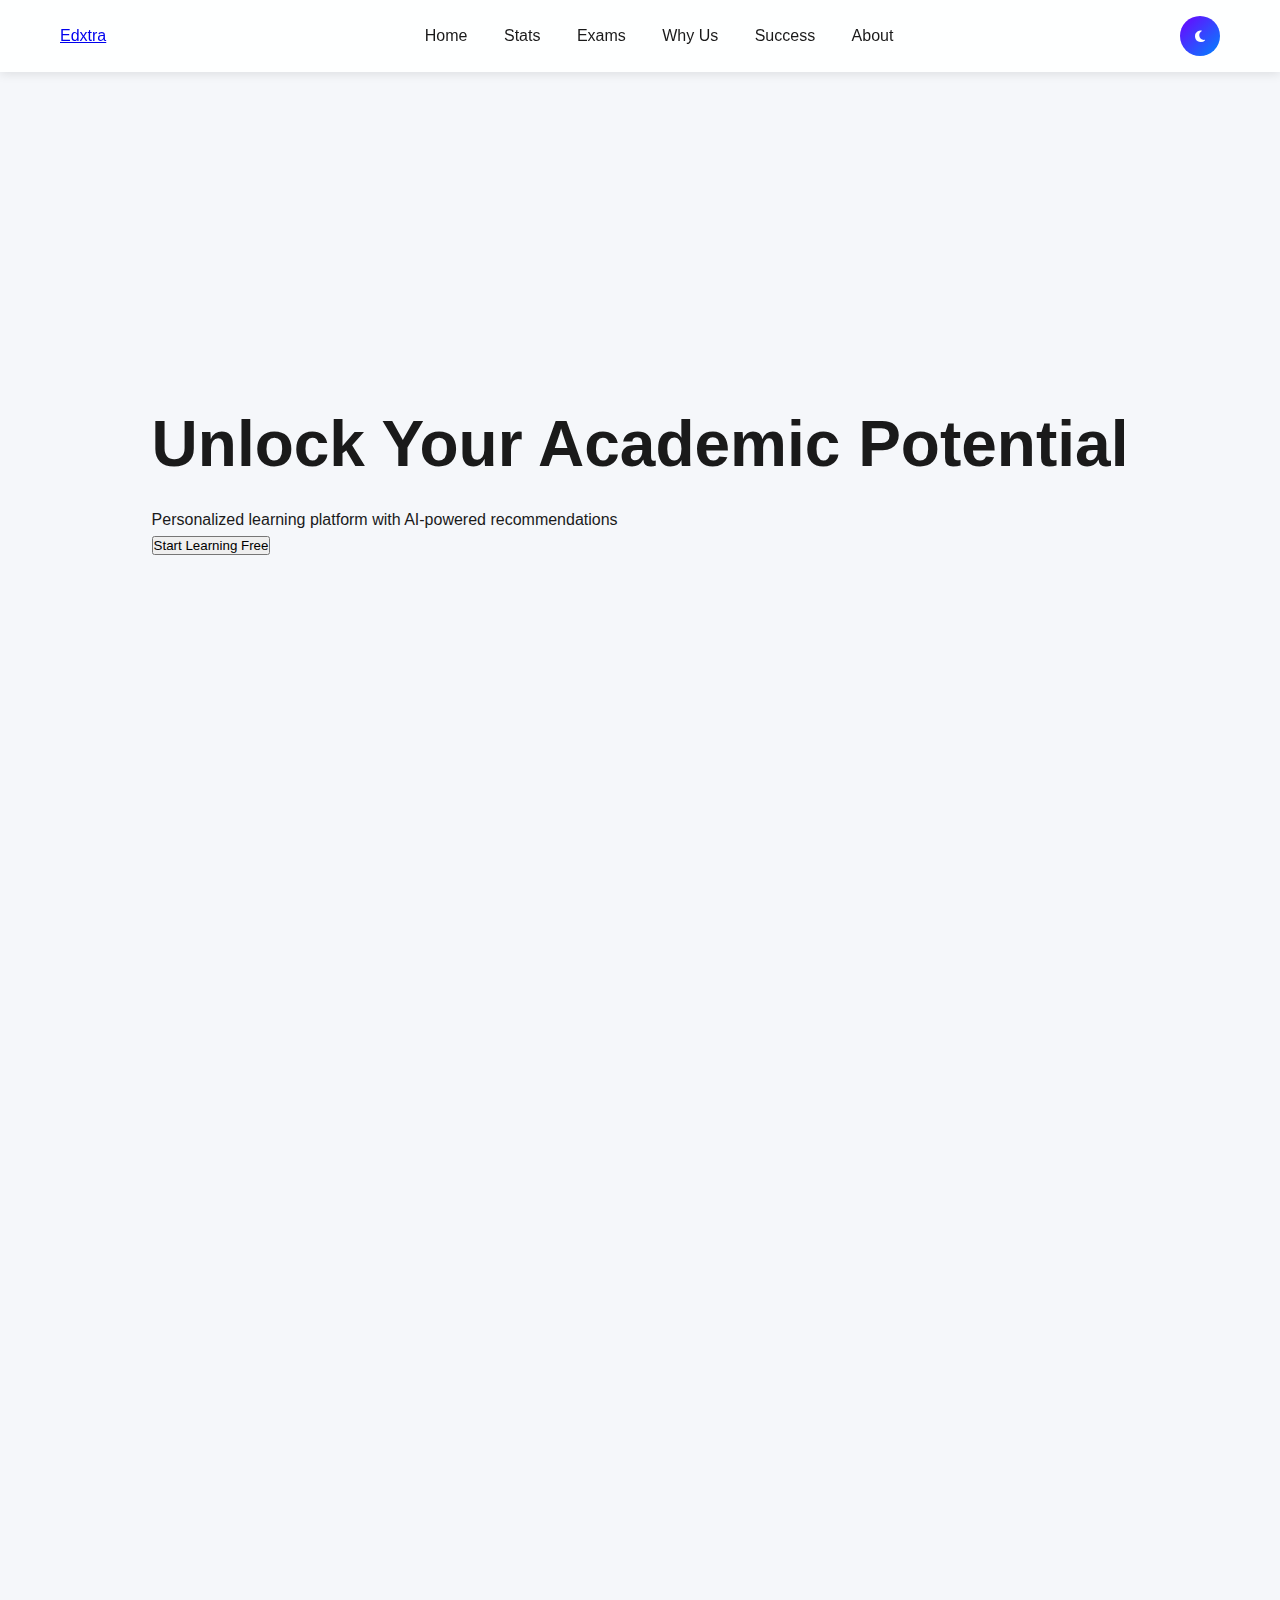
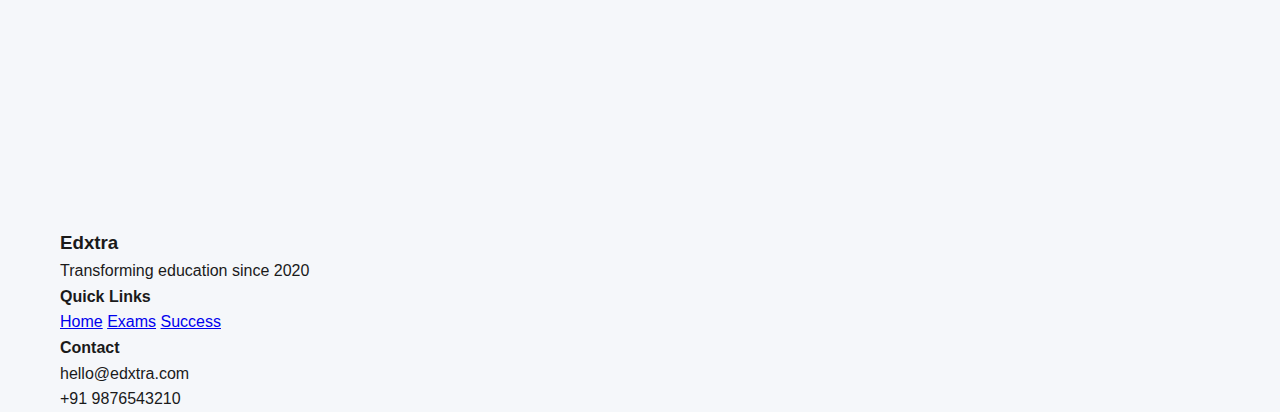
<file: index.html>
<!DOCTYPE html>
<html lang="en">
<head>
    <meta charset="UTF-8">
    <meta name="viewport" content="width=device-width, initial-scale=1.0">
    <title>Edxtra - Transform Your Learning Experience</title>
    <link rel="stylesheet" href="styles.css">
    <link rel="stylesheet" href="https://cdnjs.cloudflare.com/ajax/libs/font-awesome/6.4.0/css/all.min.css">
</head>
<body>
    <nav class="navbar">
        <div class="container">
            <a href="#" class="logo">Edxtra</a>
            <div class="nav-links">
                <a href="#hero">Home</a>
                <a href="#stats">Stats</a>
                <a href="#exams">Exams</a>
                <a href="#why">Why Us</a>
                <a href="#success">Success</a>
                <a href="#about">About</a>
            </div>
            <button id="theme-toggle" class="theme-toggle">
                <i class="fas fa-moon"></i>
            </button>
        </div>
    </nav>

    <section id="hero" class="hero">
        <div class="container">
            <div class="hero-content">
                <h1 class="animate-slide-up">Unlock Your <span class="gradient-text">Academic Potential</span></h1>
                <p class="animate-slide-up">Personalized learning platform with AI-powered recommendations</p>
                <button class="cta-btn animate-fade-in">Start Learning Free</button>
            </div>
            <div class="hero-blobs">
                <div class="blob"></div>
                <div class="blob"></div>
            </div>
        </div>
    </section>

    <section id="stats" class="stats">
        <div class="container">
            <div class="stats-grid">
                <div class="stat-card animate-on-scroll">
                    <h3>1M+</h3>
                    <p>Students Empowered</p>
                    <i class="fas fa-users"></i>
                </div>
                <div class="stat-card animate-on-scroll">
                    <h3>95%</h3>
                    <p>Success Rate</p>
                    <i class="fas fa-trophy"></i>
                </div>
                <div class="stat-card animate-on-scroll">
                    <h3>50+</h3>
                    <p>Expert Educators</p>
                    <i class="fas fa-chalkboard-user"></i>
                </div>
            </div>
        </div>
    </section>

    <section id="exams" class="exams">
        <div class="container">
            <h2 class="section-title animate-on-scroll">Featured Exams</h2>
            <div class="exams-grid">
                <!-- Repeat this card 6 times with different content -->
                <div class="exam-card animate-on-scroll">
                    <div class="exam-logo">
                        <i class="fas fa-university"></i>
                    </div>
                    <h3>JEE Mains 2024</h3>
                    <p>National Testing Agency</p>
                    <button class="exam-btn">Explore</button>
                </div>
                <!-- Add other exam cards -->
            </div>
        </div>
    </section>

    <section class="community">
        <div class="container">
            <div class="community-content animate-on-scroll">
                <h2>Join Our WhatsApp Community</h2>
                <p>Get daily updates, study materials, and expert guidance</p>
                <button class="cta-btn whatsapp-btn">
                    <i class="fab fa-whatsapp"></i> Join Now
                </button>
            </div>
        </div>
    </section>

    <section id="products" class="products">
        <div class="container">
            <h2 class="section-title animate-on-scroll">From the House of Edxtra</h2>
            <div class="products-grid">
                <div class="product-card animate-on-scroll">
                    <h3>Edxtra Junior</h3>
                    <p>For 6th-10th Students</p>
                    <div class="product-icon">
                        <i class="fas fa-book-open"></i>
                    </div>
                </div>
                <!-- Add other product cards -->
            </div>
        </div>
    </section>

    <section id="success" class="testimonials">
        <div class="container">
            <h2 class="section-title animate-on-scroll">Success Stories</h2>
            <div class="testimonials-grid">
                <div class="testimonial-card animate-on-scroll">
                    <div class="quote-icon">
                        <i class="fas fa-quote-left"></i>
                    </div>
                    <p>"Edxtra helped me crack NEET with AIR 243!"</p>
                    <h4>- Rohan Sharma</h4>
                </div>
                <!-- Add other testimonials -->
            </div>
        </div>
    </section>

    <section id="why" class="why">
        <div class="container">
            <h2 class="section-title animate-on-scroll">Why Choose Edxtra?</h2>
            <div class="why-grid">
                <div class="why-card animate-on-scroll">
                    <div class="why-icon">
                        <i class="fas fa-brain"></i>
                    </div>
                    <h3>AI-Powered Learning</h3>
                    <p>Adaptive learning paths based on your performance</p>
                </div>
                <!-- Add other why cards -->
            </div>
        </div>
    </section>

    <footer id="about" class="footer">
        <div class="container">
            <div class="footer-grid">
                <div class="footer-col">
                    <h3>Edxtra</h3>
                    <p>Transforming education since 2020</p>
                </div>
                <div class="footer-col">
                    <h4>Quick Links</h4>
                    <a href="#hero">Home</a>
                    <a href="#exams">Exams</a>
                    <a href="#success">Success</a>
                </div>
                <div class="footer-col">
                    <h4>Contact</h4>
                    <p>hello@edxtra.com</p>
                    <p>+91 9876543210</p>
                </div>
            </div>
        </div>
    </footer>

    <script src="script.js"></script>
</body>
</html>
</file>
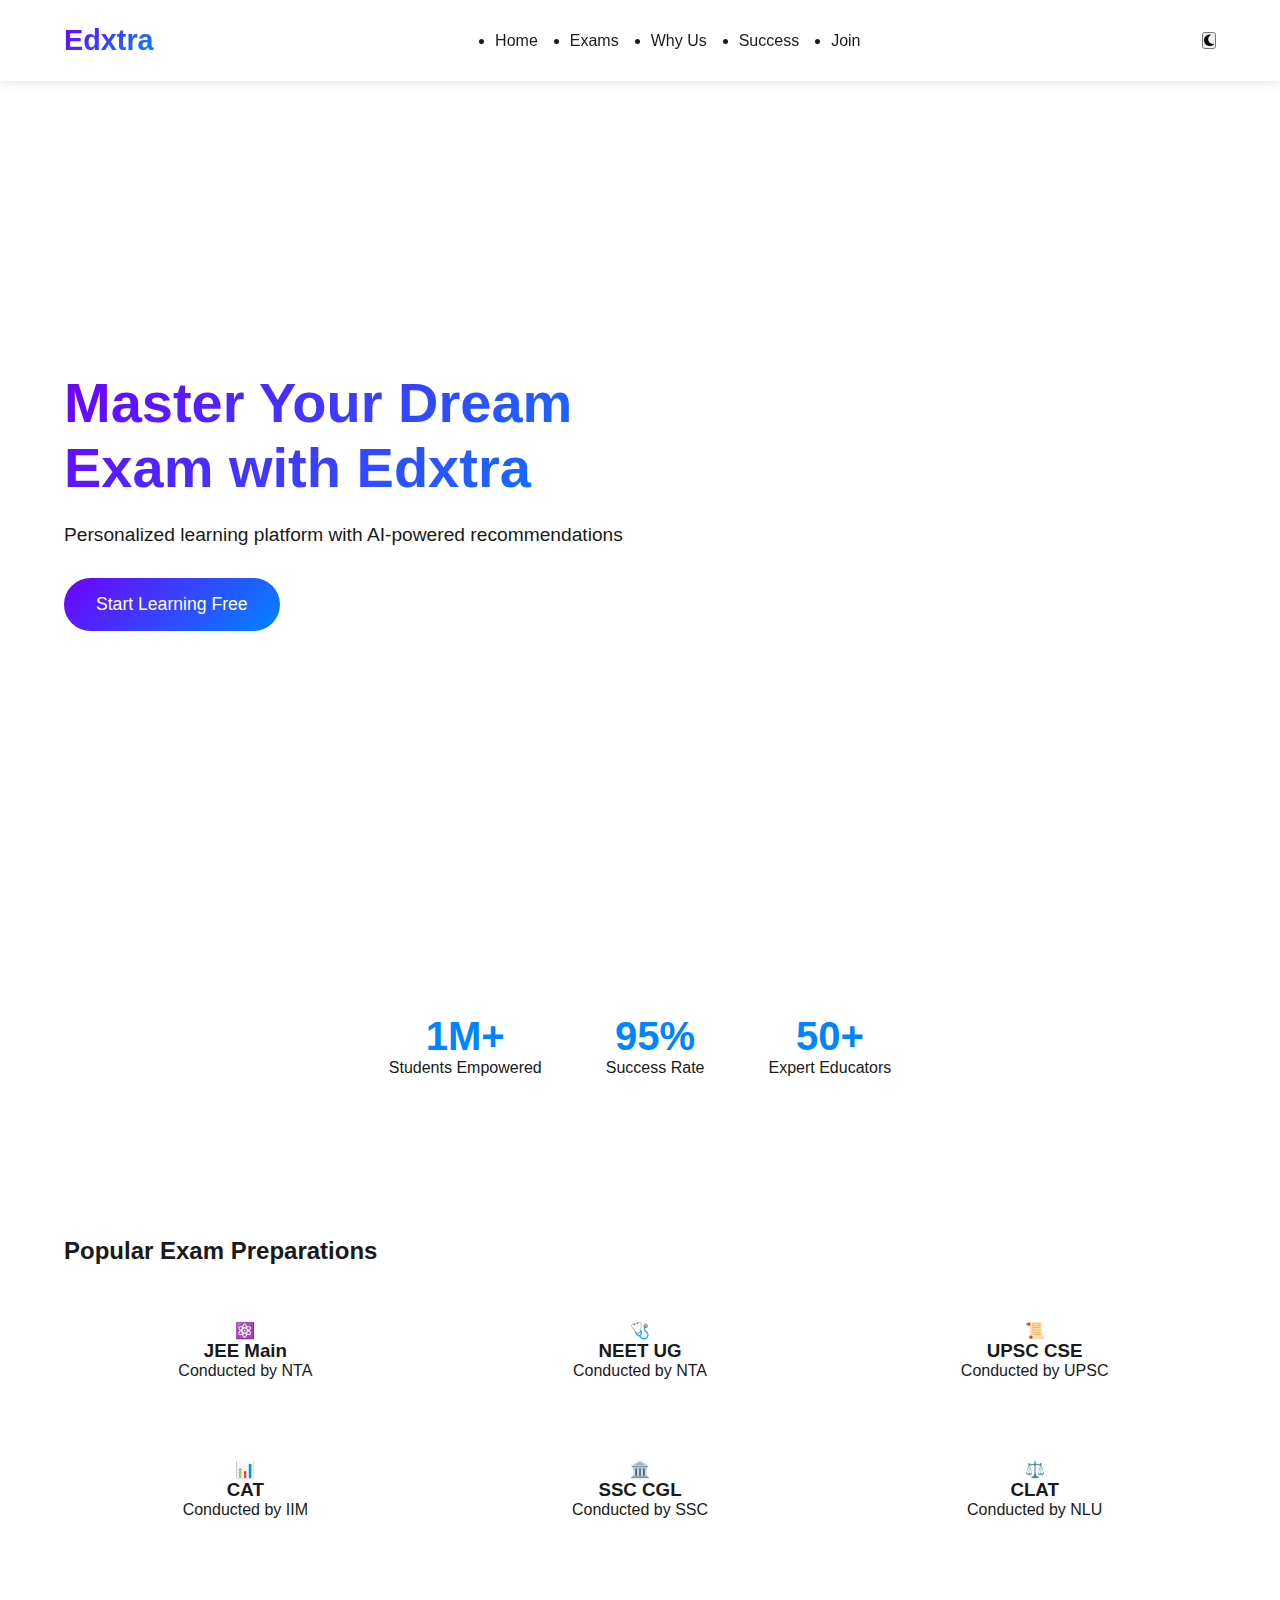
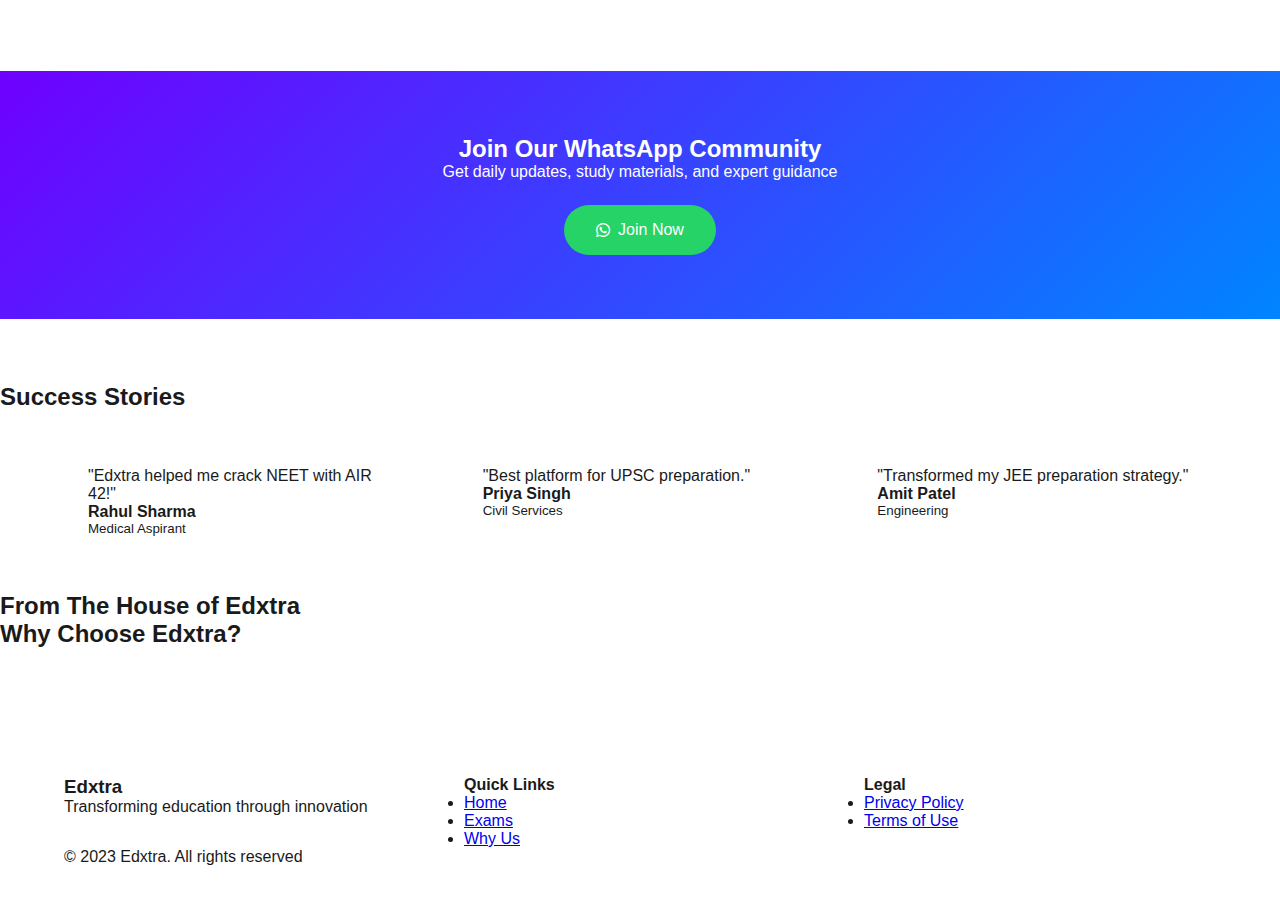
<file: index2.html>
i<!DOCTYPE html>
<html lang="en">
<head>
    <meta charset="UTF-8">
    <meta name="viewport" content="width=device-width, initial-scale=1.0">
    <title>Edxtra - Transform Your Learning Experience</title>
    <link rel="stylesheet" href="styles2.css">
    <link rel="stylesheet" href="https://cdnjs.cloudflare.com/ajax/libs/font-awesome/6.4.0/css/all.min.css">
</head>
<body>
    <header>
        <nav>
            <div class="logo">Edxtra</div>
            <ul class="nav-links">
                <li><a href="#hero">Home</a></li>
                <li><a href="#exams">Exams</a></li>
                <li><a href="#why">Why Us</a></li>
                <li><a href="#stories">Success</a></li>
                <li><a href="#contact">Join</a></li>
            </ul>
            <button id="themeToggle"><i class="fas fa-moon"></i></button>
            <div class="hamburger">☰</div>
        </nav>
    </header>

    <section id="hero" class="hero">
        <div class="hero-content">
            <h1>Master Your Dream Exam with Edxtra</h1>
            <p>Personalized learning platform with AI-powered recommendations</p>
            <button class="cta">Start Learning Free</button>
        </div>
        <div class="hero-gradient"></div>
    </section>

    <section class="stats">
        <div class="stat-card">
            <h3>1M+</h3>
            <p>Students Empowered</p>
        </div>
        <div class="stat-card">
            <h3>95%</h3>
            <p>Success Rate</p>
        </div>
        <div class="stat-card">
            <h3>50+</h3>
            <p>Expert Educators</p>
        </div>
    </section>

    <section id="exams" class="exams">
        <h2>Popular Exam Preparations</h2>
        <div class="exams-grid"></div>
    </section>

    <section class="community">
        <div class="community-content">
            <h2>Join Our WhatsApp Community</h2>
            <p>Get daily updates, study materials, and expert guidance</p>
            <a href="#" target="_blank" class="whatsapp-btn">
                <i class="fab fa-whatsapp"></i> Join Now
            </a>
        </div>
    </section>

    <section id="stories" class="stories">
        <h2>Success Stories</h2>
        <div class="testimonials-grid"></div>
    </section>

    <section class="products">
        <h2>From The House of Edxtra</h2>
        <div class="products-grid"></div>
    </section>

    <section id="why" class="why">
        <h2>Why Choose Edxtra?</h2>
        <div class="features-grid"></div>
    </section>

    <footer>
        <div class="footer-content">
            <div class="footer-section">
                <h3>Edxtra</h3>
                <p>Transforming education through innovation</p>
            </div>
            <div class="footer-section">
                <h4>Quick Links</h4>
                <ul>
                    <li><a href="#hero">Home</a></li>
                    <li><a href="#exams">Exams</a></li>
                    <li><a href="#why">Why Us</a></li>
                </ul>
            </div>
            <div class="footer-section">
                <h4>Legal</h4>
                <ul>
                    <li><a href="#">Privacy Policy</a></li>
                    <li><a href="#">Terms of Use</a></li>
                </ul>
            </div>
        </div>
        <div class="footer-bottom">
            <p>© 2023 Edxtra. All rights reserved</p>
        </div>
    </footer>

    <script src="script2.js"></script>
</body>
</html>
</file>
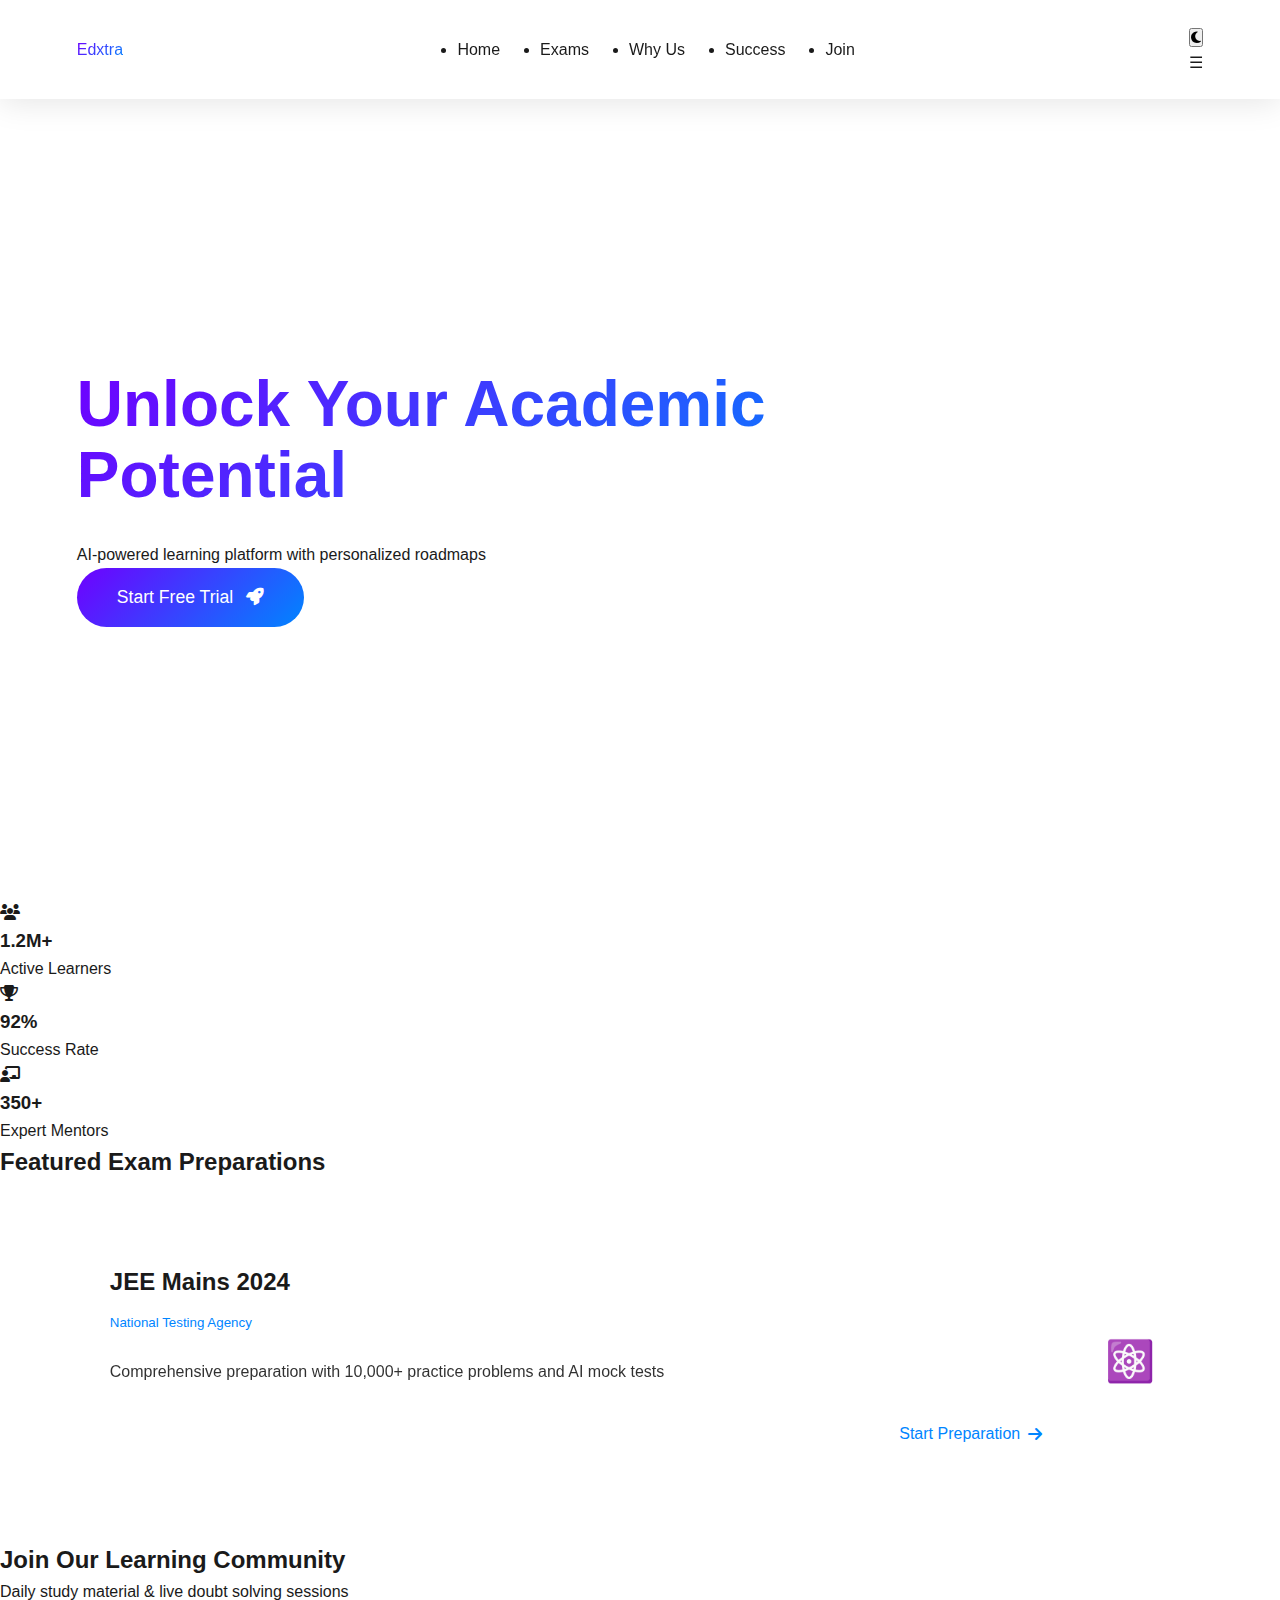
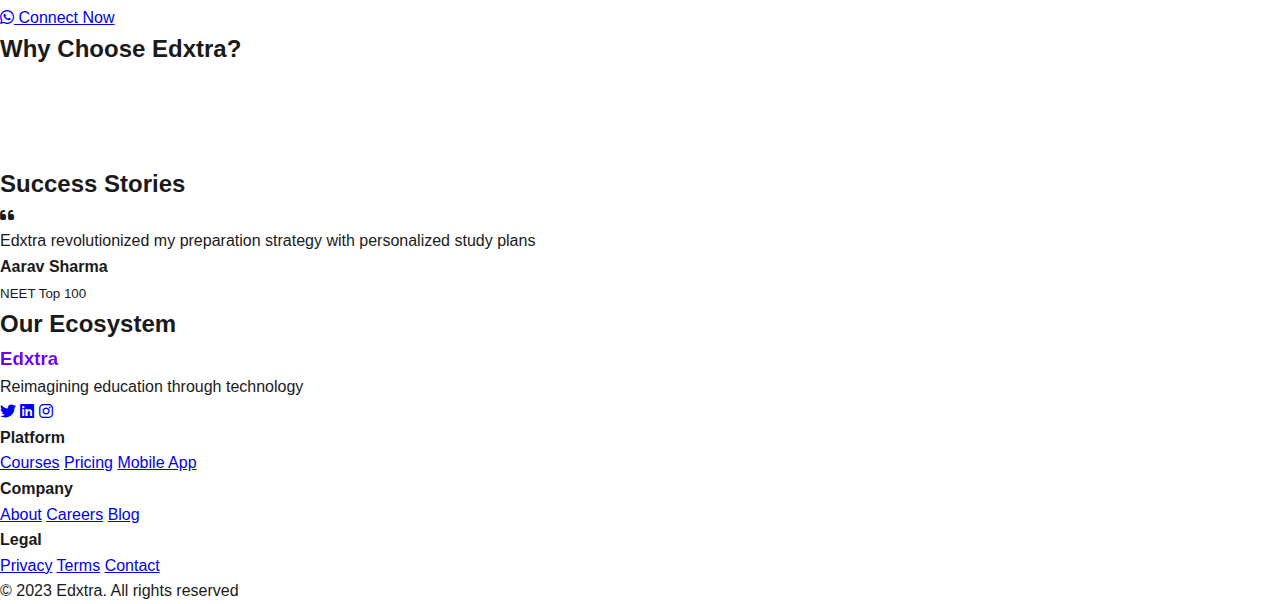
<file: index3.html>
<!DOCTYPE html>
<html lang="en">
<head>
    <meta charset="UTF-8">
    <meta name="viewport" content="width=device-width, initial-scale=1.0">
    <title>Edxtra - Next-Gen Learning Platform</title>
    <link rel="stylesheet" href="styles3.css">
    <link rel="stylesheet" href="https://cdnjs.cloudflare.com/ajax/libs/font-awesome/6.4.0/css/all.min.css">
</head>
<body>
    <header>
        <nav>
            <div class="logo">
                <span class="gradient-text">Edxtra</span>
            </div>
            <ul class="nav-links">
                <li><a href="#hero">Home</a></li>
                <li><a href="#exams">Exams</a></li>
                <li><a href="#why">Why Us</a></li>
                <li><a href="#stories">Success</a></li>
                <li><a href="#contact">Join</a></li>
            </ul>
            <div class="nav-right">
                <button id="themeToggle"><i class="fas fa-moon"></i></button>
                <div class="hamburger">☰</div>
            </div>
        </nav>
    </header>

    <section id="hero" class="hero">
        <div class="hero-content">
            <h1 class="gradient-text floating">Unlock Your Academic Potential</h1>
            <p>AI-powered learning platform with personalized roadmaps</p>
            <button class="cta pulse">Start Free Trial <i class="fas fa-rocket"></i></button>
        </div>
        <div class="hero-pattern"></div>
    </section>

    <section class="stats">
        <div class="stat-card hover-scale">
            <i class="fas fa-users"></i>
            <h3>1.2M+</h3>
            <p>Active Learners</p>
        </div>
        <div class="stat-card hover-scale">
            <i class="fas fa-trophy"></i>
            <h3>92%</h3>
            <p>Success Rate</p>
        </div>
        <div class="stat-card hover-scale">
            <i class="fas fa-chalkboard-teacher"></i>
            <h3>350+</h3>
            <p>Expert Mentors</p>
        </div>
    </section>

    <section id="exams" class="exams">
        <h2 class="section-title">Featured Exam Preparations</h2>
        <div class="exams-grid"></div>
    </section>

    <section class="community gradient-wave">
        <div class="community-content">
            <div class="community-text">
                <h2>Join Our Learning Community</h2>
                <p>Daily study material & live doubt solving sessions</p>
            </div>
            <a href="#" class="whatsapp-btn hover-scale">
                <i class="fab fa-whatsapp"></i> Connect Now
            </a>
        </div>
    </section>

    <section id="why" class="why">
        <h2 class="section-title">Why Choose Edxtra?</h2>
        <div class="features-grid"></div>
    </section>

    <section id="stories" class="stories">
        <h2 class="section-title">Success Stories</h2>
        <div class="testimonials-grid"></div>
    </section>

    <section class="products">
        <h2 class="section-title">Our Ecosystem</h2>
        <div class="products-grid"></div>
    </section>

    <footer>
        <div class="footer-content">
            <div class="footer-section">
                <h3 class="gradient-text">Edxtra</h3>
                <p>Reimagining education through technology</p>
                <div class="social-links">
                    <a href="#"><i class="fab fa-twitter"></i></a>
                    <a href="#"><i class="fab fa-linkedin"></i></a>
                    <a href="#"><i class="fab fa-instagram"></i></a>
                </div>
            </div>
            <div class="footer-links">
                <div class="link-group">
                    <h4>Platform</h4>
                    <a href="#">Courses</a>
                    <a href="#">Pricing</a>
                    <a href="#">Mobile App</a>
                </div>
                <div class="link-group">
                    <h4>Company</h4>
                    <a href="#">About</a>
                    <a href="#">Careers</a>
                    <a href="#">Blog</a>
                </div>
                <div class="link-group">
                    <h4>Legal</h4>
                    <a href="#">Privacy</a>
                    <a href="#">Terms</a>
                    <a href="#">Contact</a>
                </div>
            </div>
        </div>
        <div class="footer-bottom">
            <p>© 2023 Edxtra. All rights reserved</p>
        </div>
    </footer>

    <script src="script3.js"></script>
</body>
</html>
</file>
<file: styles.css>
:root {
    --primary-color: #0085ff;
    --secondary-color: #6f00ff;
    --accent-color: #001f3f;
    --light-color: #f5f7fa;
    --gradient-x: linear-gradient(135deg, #6f00ff, #0085ff);
    --text-dark: #1a1a1a;
    --text-light: #ffffff;
    
    --background: var(--light-color);
    --text-color: var(--text-dark);
    --card-bg: #ffffff;
}

[data-theme="dark"] {
    --background: var(--accent-color);
    --text-color: var(--text-light);
    --card-bg: #0a1930;
}

/* Base styles */
* {
    box-sizing: border-box;
    margin: 0;
    padding: 0;
    transition: all 0.3s ease;
}

body {
    background-color: var(--background);
    color: var(--text-color);
    font-family: 'Segoe UI', sans-serif;
    line-height: 1.6;
}

.container {
    max-width: 1200px;
    margin: 0 auto;
    padding: 0 20px;
}

/* Navbar styles */
.navbar {
    padding: 1rem 0;
    position: fixed;
    width: 100%;
    top: 0;
    z-index: 1000;
    background: rgba(255, 255, 255, 0.9);
    backdrop-filter: blur(10px);
    box-shadow: 0 2px 10px rgba(0, 0, 0, 0.1);
}

[data-theme="dark"] .navbar {
    background: rgba(16, 16, 16, 0.9);
}

.navbar .container {
    display: flex;
    justify-content: space-between;
    align-items: center;
}

.nav-links a {
    margin-left: 2rem;
    text-decoration: none;
    color: var(--text-color);
    font-weight: 500;
}

/* Hero section */
.hero {
    padding: 8rem 0 4rem;
    min-height: 100vh;
    display: flex;
    align-items: center;
    position: relative;
    overflow: hidden;
}

.hero-content {
    position: relative;
    z-index: 1;
}

.hero h1 {
    font-size: 4rem;
    margin-bottom: 1.5rem;
    line-height: 1.2;
}

/* Cards styling */
.card {
    background: var(--card-bg);
    border-radius: 15px;
    padding: 2rem;
    box-shadow: 0 10px 30px rgba(0, 0, 0, 0.1);
}

/* Exams grid */
.exams-grid {
    display: grid;
    grid-template-columns: repeat(auto-fit, minmax(250px, 1fr));
    gap: 2rem;
    margin-top: 2rem;
}

.exam-card {
    background: var(--card-bg);
    padding: 2rem;
    border-radius: 15px;
    text-align: center;
    transition: transform 0.3s ease;
}

.exam-card:hover {
    transform: translateY(-10px);
}

/* Animations */
@keyframes slide-up {
    0% { transform: translateY(50px); opacity: 0; }
    100% { transform: translateY(0); opacity: 1; }
}

@keyframes fade-in {
    0% { opacity: 0; }
    100% { opacity: 1; }
}

.animate-slide-up {
    animation: slide-up 1s ease forwards;
}

.animate-fade-in {
    animation: fade-in 1s ease forwards;
}

.animate-on-scroll {
    opacity: 0;
    transform: translateY(30px);
    transition: all 0.6s ease;
}

.animate-on-scroll.animate {
    opacity: 1;
    transform: translateY(0);
}

/* Theme toggle */
.theme-toggle {
    background: var(--gradient-x);
    border: none;
    padding: 10px;
    border-radius: 50%;
    width: 40px;
    height: 40px;
    cursor: pointer;
    color: white;
}

/* Responsive design */
@media (max-width: 768px) {
    .nav-links {
        display: none;
    }
    
    .hero h1 {
        font-size: 2.5rem;
    }
    
    .stats-grid {
        grid-template-columns: 1fr;
    }
    
    .exams-grid {
        grid-template-columns: 1fr;
    }
}

@media (max-width: 480px) {
    .hero h1 {
        font-size: 2rem;
    }
}
</file>
<file: styles2.css>
:root {
  --primary-color: #0085ff;
  --secondary-color: #6f00ff;
  --accent-color: #001f3f;
  --light-color: #f5f7fa;
  --gradient-x: linear-gradient(135deg, #6f00ff, #0085ff);
  --text-dark: #1a1a1a;
  --text-light: #ffffff;
  --bg-color: #ffffff;
  --card-bg: #ffffff;
}

[data-theme="dark"] {
  --bg-color: #0a192f;
  --card-bg: #172a45;
  --text-dark: #f5f7fa;
  --text-light: #1a1a1a;
  --light-color: #0a192f;
}

* {
  margin: 0;
  padding: 0;
  box-sizing: border-box;
  transition: all 0.3s ease;
}

body {
  font-family: 'Segoe UI', sans-serif;
  background-color: var(--bg-color);
  color: var(--text-dark);
}

nav {
  display: flex;
  justify-content: space-between;
  align-items: center;
  padding: 1.5rem 5%;
  background-color: var(--card-bg);
  box-shadow: 0 2px 10px rgba(0,0,0,0.1);
  position: fixed;
  width: 100%;
  top: 0;
  z-index: 1000;
}

.logo {
  font-size: 1.8rem;
  font-weight: 700;
  background: var(--gradient-x);
  -webkit-background-clip: text;
  -webkit-text-fill-color: transparent;
}

.nav-links {
  display: flex;
  gap: 2rem;
}

.nav-links a {
  text-decoration: none;
  color: var(--text-dark);
  font-weight: 500;
}

.hamburger {
  display: none;
}

.hero {
  padding: 8rem 5% 4rem;
  display: flex;
  align-items: center;
  min-height: 100vh;
  position: relative;
}

.hero-content {
  max-width: 600px;
  z-index: 1;
}

.hero h1 {
  font-size: 3.5rem;
  margin-bottom: 1.5rem;
  background: var(--gradient-x);
  -webkit-background-clip: text;
  -webkit-text-fill-color: transparent;
}

.hero p {
  font-size: 1.2rem;
  margin-bottom: 2rem;
  color: var(--text-dark);
}

.cta {
  background: var(--gradient-x);
  color: var(--text-light);
  padding: 1rem 2rem;
  border: none;
  border-radius: 30px;
  font-size: 1.1rem;
  cursor: pointer;
  transition: transform 0.3s;
}

.cta:hover {
  transform: translateY(-3px);
}

.stats {
  display: flex;
  justify-content: center;
  gap: 4rem;
  padding: 4rem 5%;
  background: var(--card-bg);
  border-radius: 20px;
  margin: 2rem 5%;
}

.stat-card {
  text-align: center;
}

.stat-card h3 {
  font-size: 2.5rem;
  color: var(--primary-color);
}

.exams {
  padding: 4rem 5%;
}

.exams-grid {
  display: grid;
  grid-template-columns: repeat(auto-fit, minmax(300px, 1fr));
  gap: 2rem;
  margin-top: 2rem;
}

.exam-card {
  background: var(--card-bg);
  padding: 1.5rem;
  border-radius: 15px;
  text-align: center;
  transition: transform 0.3s;
}

.exam-card:hover {
  transform: translateY(-5px);
}

.community {
  padding: 4rem 5%;
  text-align: center;
  background: var(--gradient-x);
  margin: 4rem 0;
  color: var(--text-light);
}

.whatsapp-btn {
  display: inline-flex;
  align-items: center;
  gap: 0.5rem;
  background: #25D366;
  color: white;
  padding: 1rem 2rem;
  border-radius: 30px;
  text-decoration: none;
  margin-top: 1.5rem;
}

.testimonials-grid {
  display: grid;
  grid-template-columns: repeat(auto-fit, minmax(300px, 1fr));
  gap: 2rem;
  padding: 2rem 5%;
}

.testimonial-card {
  background: var(--card-bg);
  padding: 1.5rem;
  border-radius: 15px;
}

footer {
  background: var(--card-bg);
  padding: 4rem 5% 2rem;
  margin-top: 4rem;
}

.footer-content {
  display: grid;
  grid-template-columns: repeat(auto-fit, minmax(250px, 1fr));
  gap: 3rem;
}

@media (max-width: 768px) {
  .nav-links {
    display: none;
  }
  
  .hamburger {
    display: block;
  }
  
  .hero h1 {
    font-size: 2.5rem;
  }
  
  .stats {
    flex-direction: column;
  }
}

@keyframes fadeIn {
  from { opacity: 0; transform: translateY(20px); }
  to { opacity: 1; transform: translateY(0); }
}

.fade-in {
  animation: fadeIn 1s ease forwards;
}
</file>
<file: styles3.css>
:root {
    --primary-color: #0085ff;
    --secondary-color: #6f00ff;
    --accent-color: #001f3f;
    --light-color: #f5f7fa;
    --gradient-x: linear-gradient(135deg, #6f00ff, #0085ff);
    --text-dark: #1a1a1a;
    --text-light: #ffffff;
    --bg-color: #ffffff;
    --card-bg: #ffffff;
    --nav-bg: rgba(255,255,255,0.95);
}

[data-theme="dark"] {
    --bg-color: #0a192f;
    --card-bg: #172a45;
    --text-dark: #f5f7fa;
    --text-light: #1a1a1a;
    --nav-bg: rgba(23,42,69,0.95);
    --light-color: #0a192f;
}

* {
    margin: 0;
    padding: 0;
    box-sizing: border-box;
    transition: all 0.3s cubic-bezier(0.4, 0, 0.2, 1);
}

body {
    font-family: 'Inter', sans-serif;
    background-color: var(--bg-color);
    color: var(--text-dark);
    line-height: 1.6;
    overflow-x: hidden;
}

.gradient-text {
    background: var(--gradient-x);
    -webkit-background-clip: text;
    background-clip: text;
    -webkit-text-fill-color: transparent;
}

nav {
    display: flex;
    justify-content: space-between;
    align-items: center;
    padding: 1.5rem 6%;
    background: var(--nav-bg);
    backdrop-filter: blur(10px);
    position: fixed;
    width: 100%;
    top: 0;
    z-index: 1000;
    box-shadow: 0 4px 30px rgba(0,0,0,0.1);
}

.nav-links {
    display: flex;
    gap: 2.5rem;
    align-items: center;
}

.nav-links a {
    text-decoration: none;
    color: var(--text-dark);
    font-weight: 500;
    position: relative;
}

.nav-links a::after {
    content: '';
    position: absolute;
    bottom: -5px;
    left: 0;
    width: 0;
    height: 2px;
    background: var(--primary-color);
    transition: width 0.3s ease;
}

.nav-links a:hover::after {
    width: 100%;
}

.hero {
    padding: 12rem 6% 6rem;
    min-height: 100vh;
    display: flex;
    align-items: center;
    position: relative;
}

.hero-content {
    max-width: 800px;
    z-index: 1;
}

.hero h1 {
    font-size: 4rem;
    margin-bottom: 2rem;
    line-height: 1.1;
}

.cta {
    background: var(--gradient-x);
    color: var(--text-light);
    padding: 1.2rem 2.5rem;
    border: none;
    border-radius: 50px;
    font-size: 1.1rem;
    cursor: pointer;
    display: inline-flex;
    align-items: center;
    gap: 0.8rem;
    transition: transform 0.3s, box-shadow 0.3s;
}

.cta:hover {
    transform: translateY(-3px);
    box-shadow: 0 10px 20px rgba(0,133,255,0.3);
}

.exams-grid {
    display: grid;
    grid-template-columns: repeat(auto-fit, minmax(350px, 1fr));
    gap: 2.5rem;
    padding: 3rem 6%;
}

.exam-card {
    background: var(--card-bg);
    border-radius: 20px;
    padding: 2rem;
    position: relative;
    overflow: hidden;
    border: 1px solid rgba(255,255,255,0.1);
    cursor: pointer;
    transition: transform 0.4s, box-shadow 0.4s;
}

.exam-card:hover {
    transform: translateY(-10px);
    box-shadow: 0 15px 40px rgba(0,0,0,0.2);
}

.exam-card::before {
    content: '';
    position: absolute;
    top: -50%;
    left: -50%;
    width: 200%;
    height: 200%;
    background: var(--gradient-x);
    opacity: 0;
    transition: opacity 0.4s;
    z-index: 0;
}

.exam-card:hover::before {
    opacity: 0.05;
}

.exam-content {
    position: relative;
    z-index: 1;
    display: grid;
    grid-template-columns: 1fr auto;
    gap: 1.5rem;
    align-items: center;
}

.exam-logo {
    width: 80px;
    height: 80px;
    background: rgba(255,255,255,0.1);
    border-radius: 50%;
    display: flex;
    align-items: center;
    justify-content: center;
    font-size: 2.5rem;
}

.exam-details h3 {
    font-size: 1.5rem;
    margin-bottom: 0.5rem;
}

.exam-details small {
    color: var(--primary-color);
    font-weight: 500;
}

.exam-desc {
    margin: 1.5rem 0;
    opacity: 0.9;
}

.exam-cta {
    display: inline-flex;
    align-items: center;
    gap: 0.5rem;
    color: var(--primary-color);
    float: right;
    text-decoration: none;
    padding: 0.8rem 1.5rem;
    border-radius: 8px;
    transition: background 0.3s;
}

.exam-cta:hover {
    background: rgba(0,133,255,0.1);
}

.features-grid {
    display: grid;
    grid-template-columns: repeat(auto-fit, minmax(300px, 1fr));
    gap: 2rem;
    padding: 3rem 6%;
}

.feature-card {
    padding: 2.5rem;
    border-radius: 20px;
    background: var(--card-bg);
    position: relative;
    overflow: hidden;
}

.feature-card:hover {
    transform: translateY(-5px);
}

@media (max-width: 768px) {
    .nav-links {
        display: none;
        position: absolute;
        top: 100%;
        left: 0;
        width: 100%;
        background: var(--nav-bg);
        padding: 1rem 6%;
        flex-direction: column;
    }
    
    .hamburger {
        display: block;
    }
    
    .hero h1 {
        font-size: 2.5rem;
    }
}

@keyframes float {
    0%, 100% { transform: translateY(0); }
    50% { transform: translateY(-20px); }
}

@keyframes gradient-wave {
    0% { background-position: 0% 50%; }
    50% { background-position: 100% 50%; }
    100% { background-position: 0% 50%; }
}

.floating { animation: float 6s ease-in-out infinite; }
.gradient-wave { background-size: 200% 200%; animation: gradient-wave 8s ease infinite; }
.hover-scale { transition: transform 0.3s; }
.hover-scale:hover { transform: scale(1.05); }
</file>
